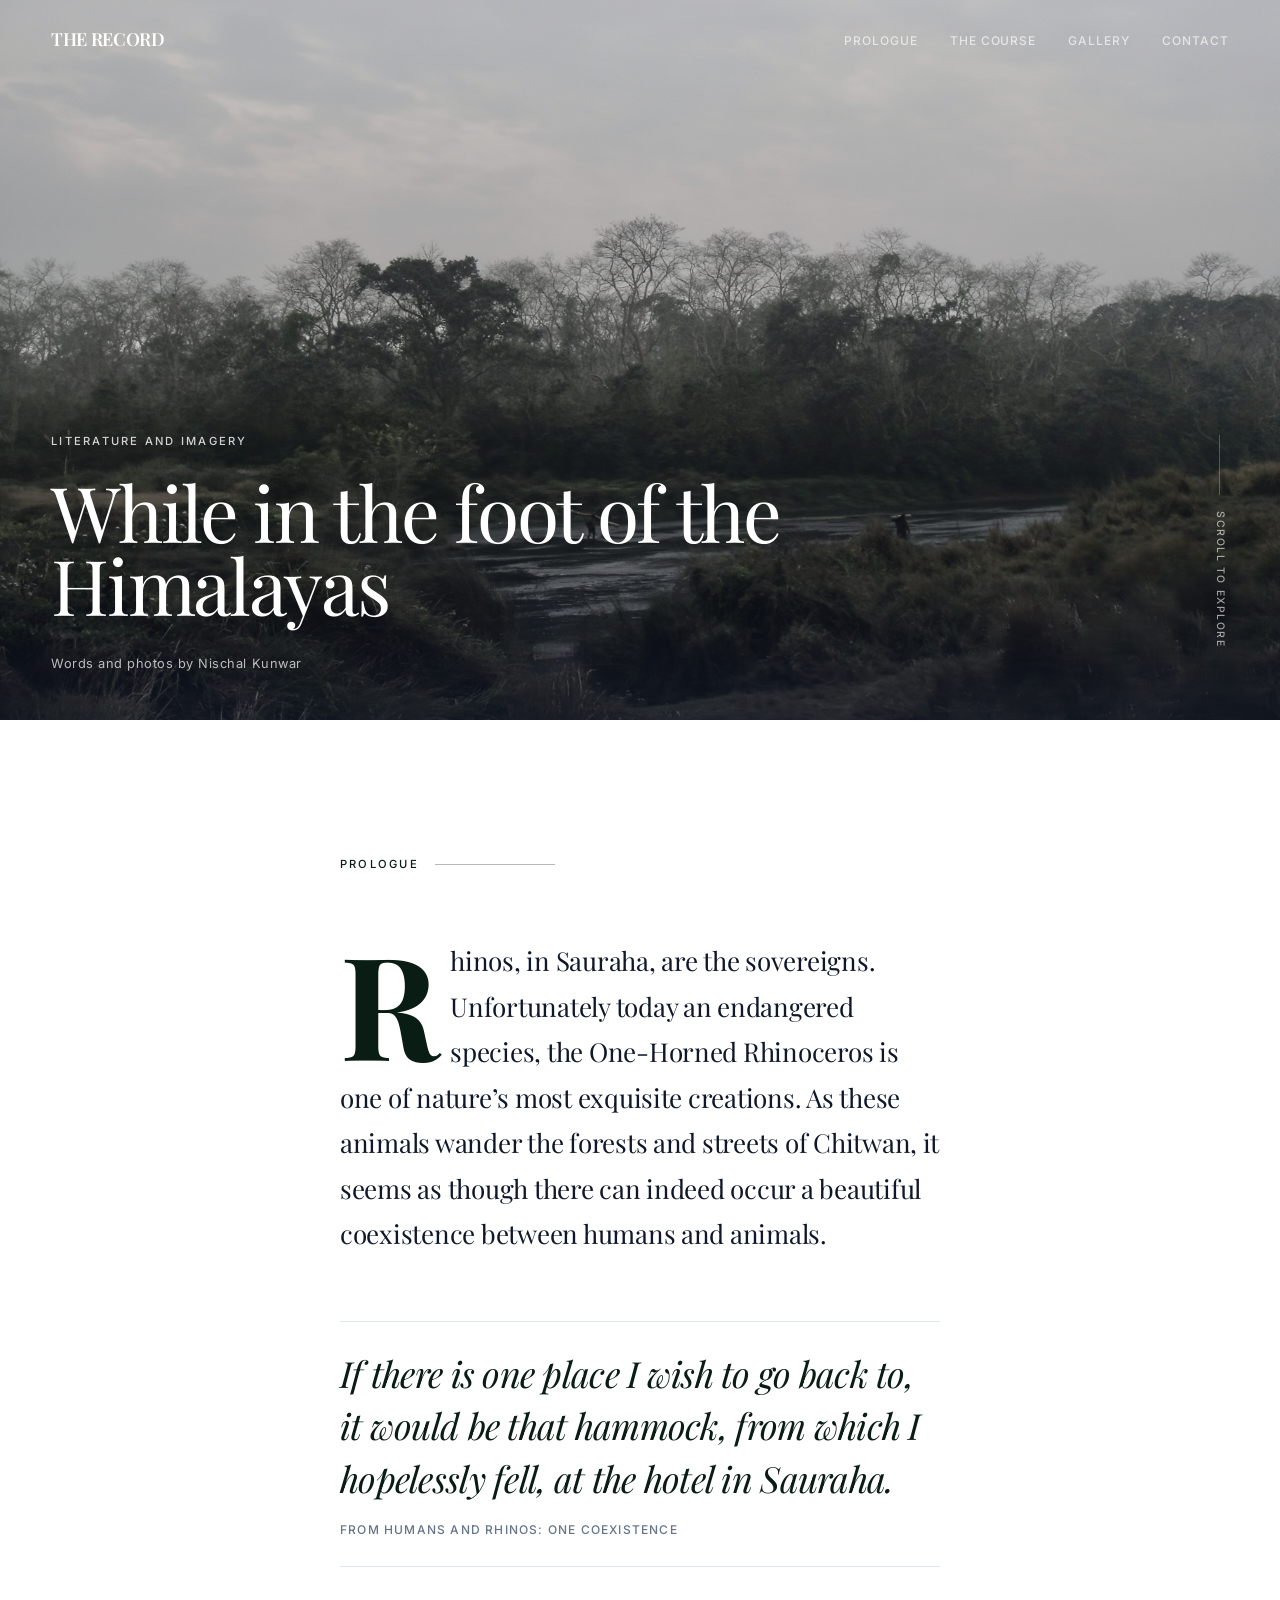
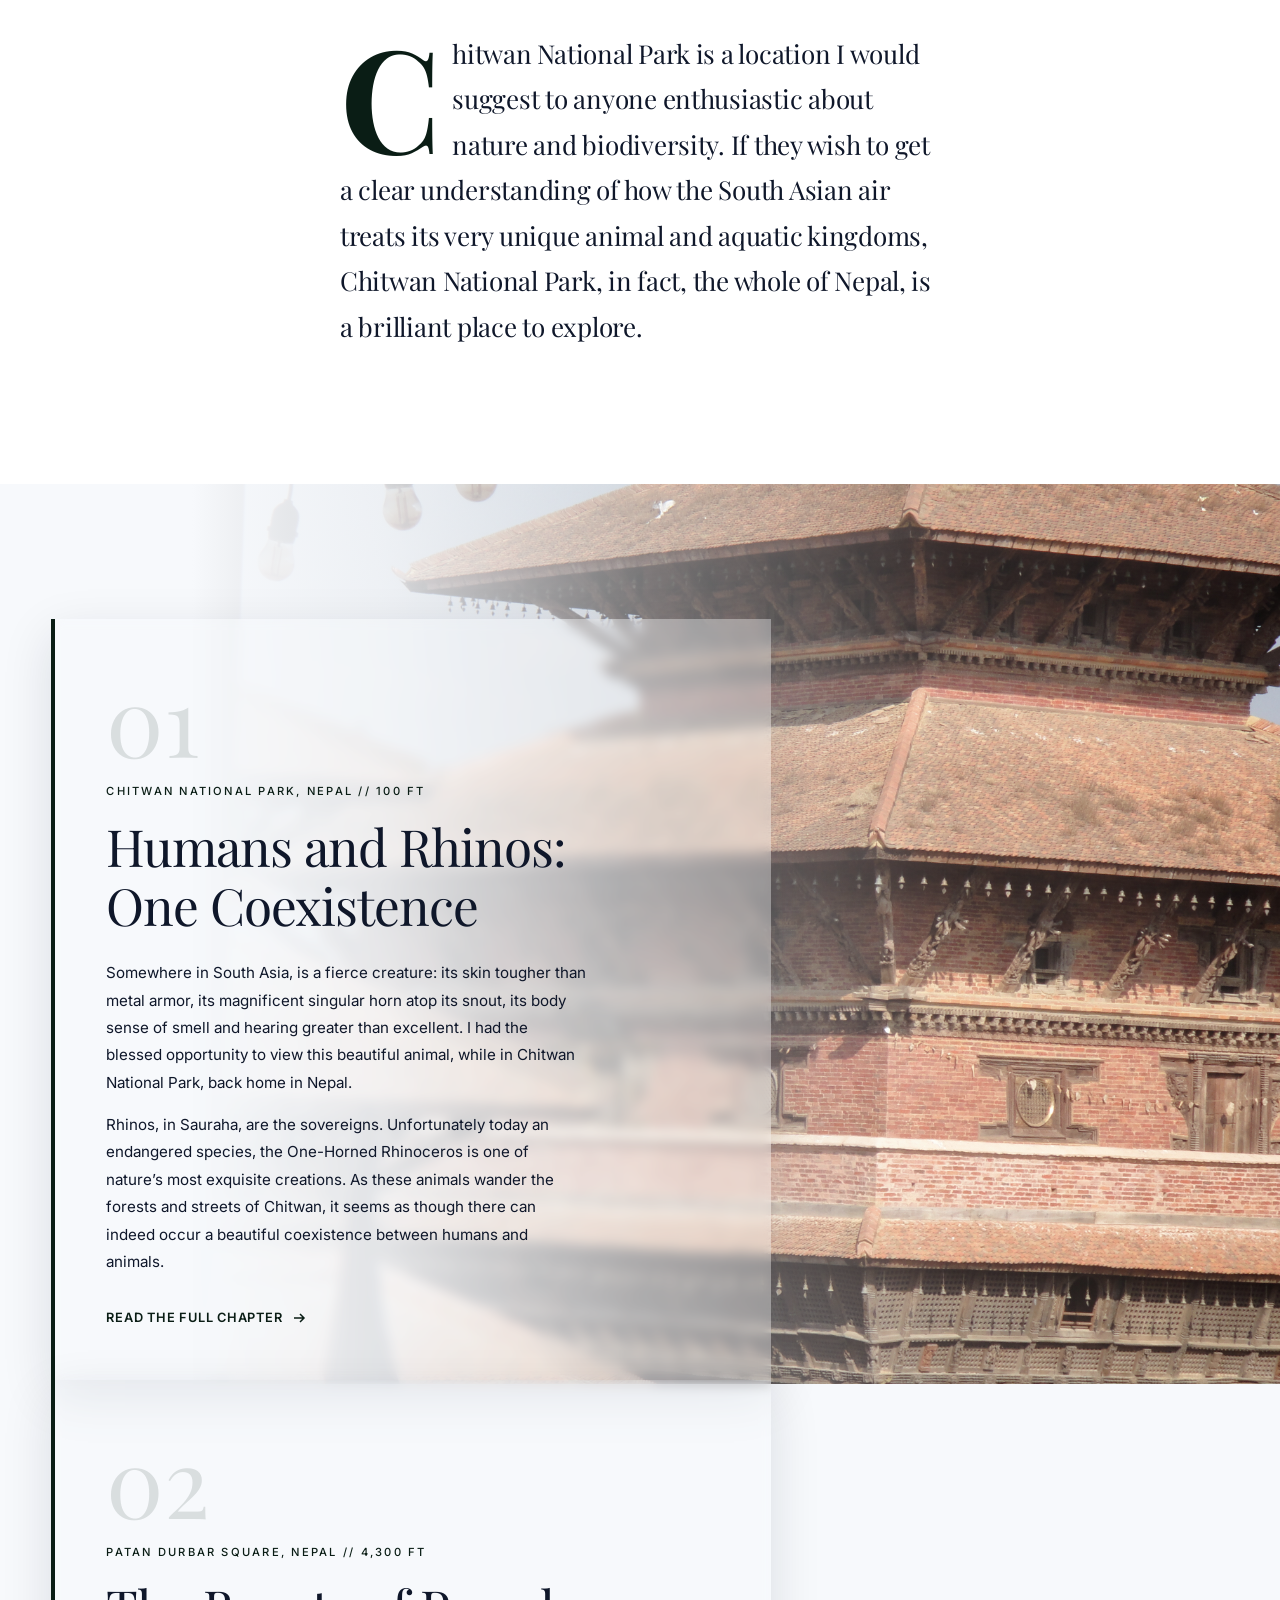
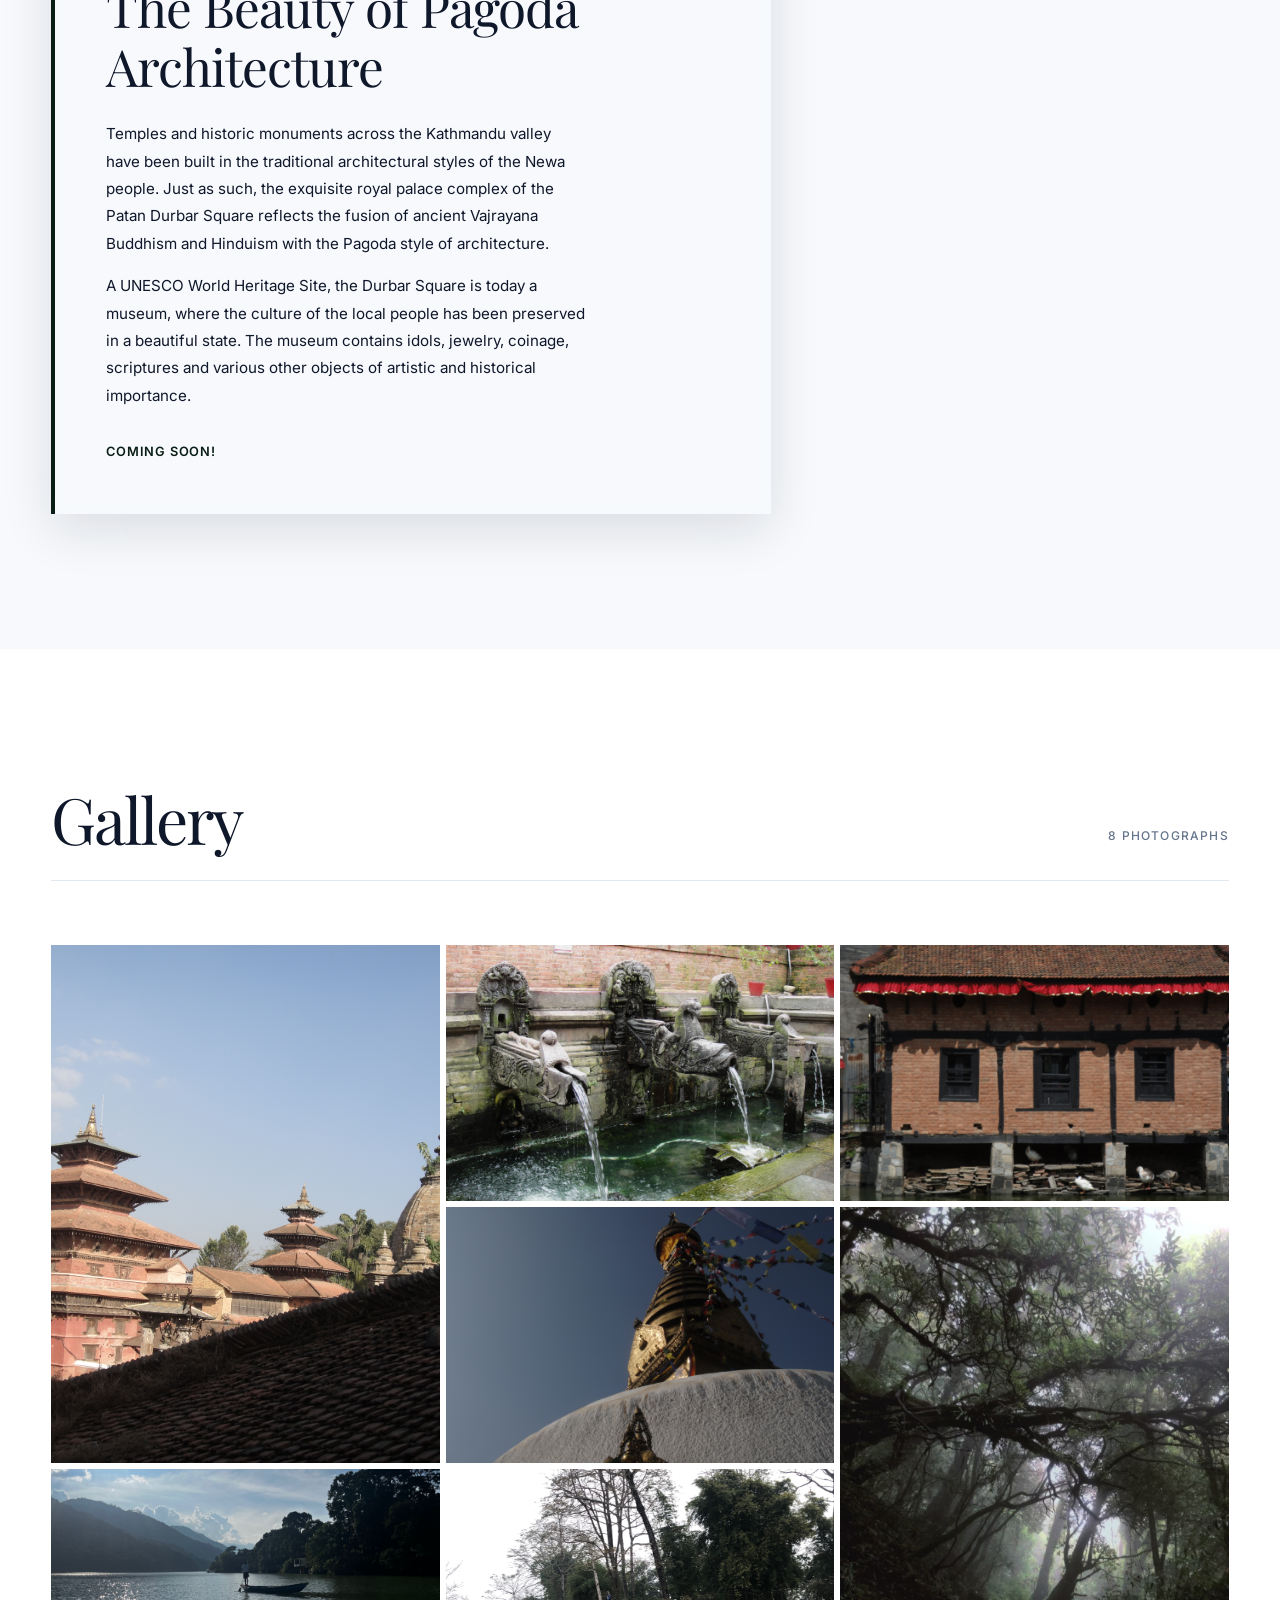
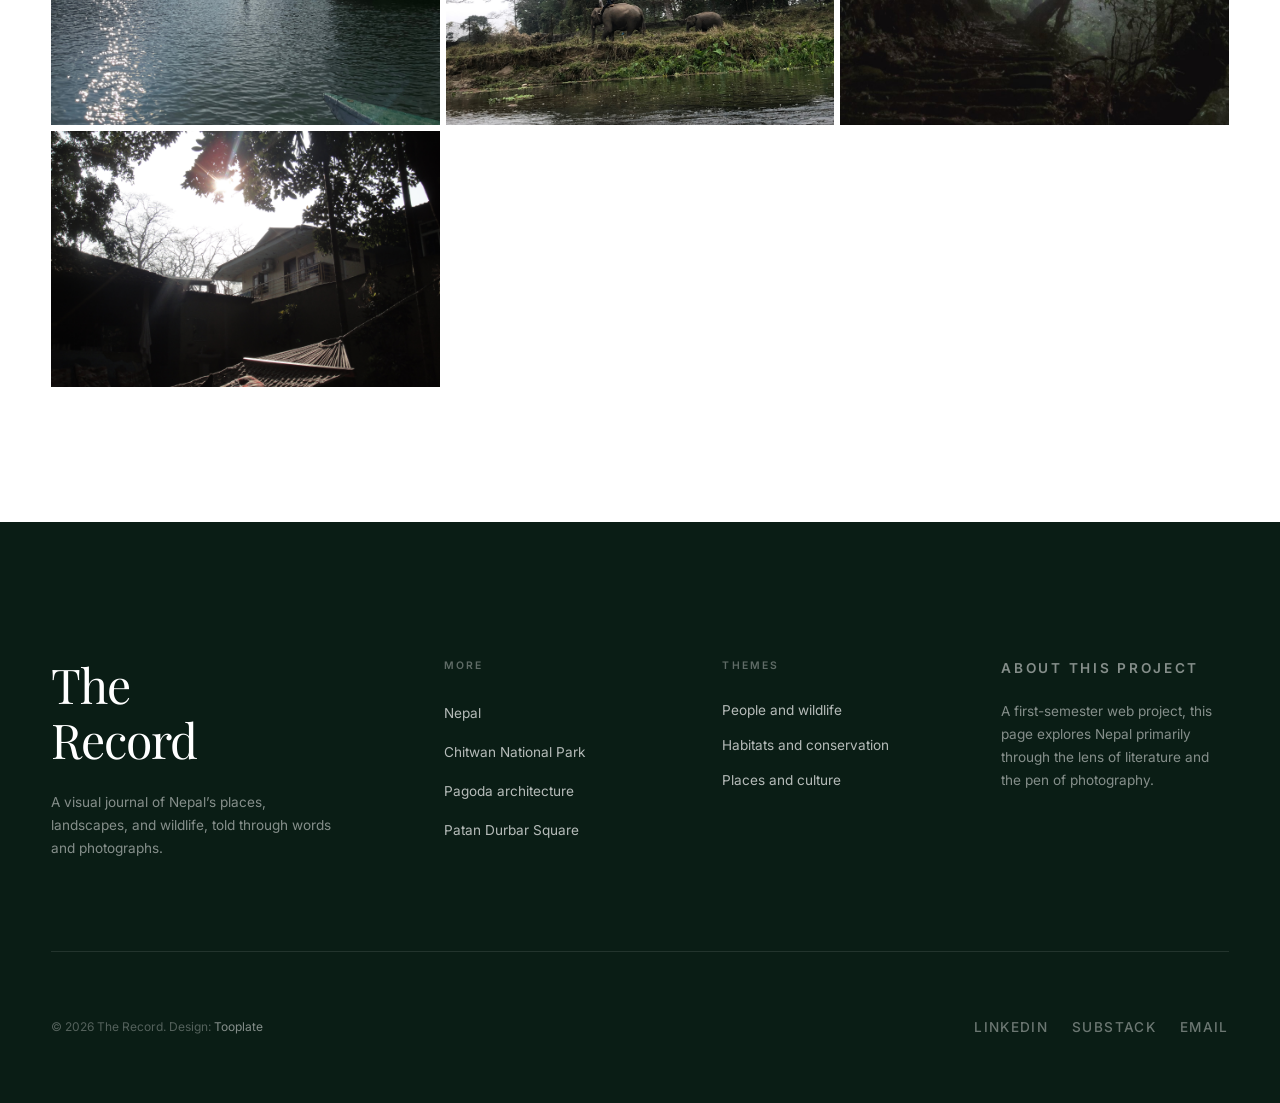
<file: index.html>
<!DOCTYPE html>
<html lang="en">
<head>
    <meta charset="UTF-8">
    <meta name="viewport" content="width=device-width, initial-scale=1.0">
    <title>Home - The Record</title>
    <link rel="icon" type="image/svg+xml" href="imgs/favicon.svg">
    <!--

    Tooplate 2164 Compass
    
    https://www.tooplate.com/view/2164-compass
    
    Free HTML CSS Template

    -->
    <link rel="preconnect" href="https://fonts.googleapis.com">
    <link rel="preconnect" href="https://fonts.gstatic.com" crossorigin>
    <link href="https://fonts.googleapis.com/css2?family=Inter:wght@300;400;500;600&family=Playfair+Display:ital,wght@0,400;0,500;0,600;0,700;1,400;1,500&display=swap" rel="stylesheet">
    <link rel="stylesheet" href="design.css">
</head>
<body>

    <!-- NAVIGATION -->
    <nav class="nav-bar">
        <a href="#" class="nav-logo">The Record</a>
        <button class="nav-toggle" aria-label="Toggle navigation">
            <span></span><span></span><span></span>
        </button>
        <ul class="nav-links nav-links--desktop">
            <li><a href="#prologue">Prologue</a></li>
            <li><a href="#route">The Course</a></li>
            <li><a href="#gallery">Gallery</a></li>
            <li><a href="#contact">Contact</a></li>
        </ul>
    </nav>

    <!-- MOBILE DRAWER (outside nav-bar to avoid backdrop-filter containing block) -->
    <ul class="nav-links nav-links--mobile">
        <li class="nav-close-wrap"><button class="nav-close" aria-label="Close menu">&times;</button></li>
        <li><a href="#prologue">Prologue</a></li>
        <li><a href="#route">The Course</a></li>
        <li><a href="#gallery">Gallery</a></li>
        <li><a href="#contact">Contact</a></li>
    </ul>

    <!-- SECTION 1 — HERO -->
    <section class="hero hero--cover">
        <div class="hero-image">
            <img src="imgs/chitwan8.jpeg" alt="Chitwan landscape" loading="eager">
        </div>
        <div class="hero-content">
            <p class="hero-issue">literature and imagery</p>
            <h1 class="hero-title">While in the foot of the Himalayas</h1>
            <div class="hero-meta">
                <span>Words and photos by Nischal Kunwar</span>
            </div>
        </div>
        <div class="hero-scroll">Scroll to explore</div>
    </section>

    <!-- SECTION 2 — PROLOGUE -->
    <section class="prologue" id="prologue">
        <div class="prologue-inner">
            <p class="prologue-label reveal">Prologue</p>
            <p class="prologue-text reveal">
                Rhinos, in Sauraha, are the sovereigns. Unfortunately today an endangered species, the One-Horned Rhinoceros is one of nature’s most exquisite creations. As these animals wander the forests and streets of Chitwan, it seems as though there can indeed occur a beautiful coexistence between humans and animals.
            </p>

            <div class="prologue-pullquote reveal">
                <p>If there is one place I wish to go back to, it would be that hammock, from which I hopelessly fell, at the hotel in Sauraha.</p>
                <cite>FROM HUMANS AND RHINOS: ONE COEXISTENCE</cite>
            </div>

            <p class="prologue-text reveal">
                Chitwan National Park is a location I would suggest to anyone enthusiastic about nature and biodiversity. If they wish to get a clear understanding of how the South Asian air treats its very unique animal and aquatic kingdoms, Chitwan National Park, in fact, the whole of Nepal, is a brilliant place to explore.
            </p>
        </div>
    </section>

    <!-- SECTION 3 — THE ROUTE -->
    <section class="route" id="route">
        <div class="route-bg">
            <img src="imgs/chitwan7.JPG" alt="Chitwan National Park landscape" class="active" data-slide="0">
            <img src="imgs/patan1.JPG" alt="Patan Durbar Square" data-slide="1">
        </div>

        <div class="route-chapters">

            <article class="chapter reveal" data-chapter="0">
                <div class="chapter-number">01</div>
                <p class="chapter-location">Chitwan National Park, Nepal // 100 ft</p>
                <h2 class="chapter-title">Humans and Rhinos: One Coexistence</h2>
                <p class="chapter-body">
                    Somewhere in South Asia, is a fierce creature: its skin tougher than metal armor, its magnificent singular horn atop its snout, its body sense of smell and hearing greater than excellent. I had the blessed opportunity to view this beautiful animal, while in Chitwan National Park, back home in Nepal.
                </p>
                <p class="chapter-body">
                    Rhinos, in Sauraha, are the sovereigns. Unfortunately today an endangered species, the One-Horned Rhinoceros is one of nature’s most exquisite creations. As these animals wander the forests and streets of Chitwan, it seems as though there can indeed occur a beautiful coexistence between humans and animals.
                </p>
                <a href="chitwan.html" class="chapter-link">
                    Read the full chapter
                    <svg viewBox="0 0 16 16" fill="none" stroke="currentColor" stroke-width="1.5"><path d="M3 8h10M9 4l4 4-4 4"/></svg>
                </a>
            </article>

            <article class="chapter reveal" data-chapter="1">
                <div class="chapter-number">02</div>
                <p class="chapter-location">Patan Durbar Square, Nepal // 4,300 ft</p>
                <h2 class="chapter-title">The Beauty of Pagoda Architecture</h2>
                <p class="chapter-body">
                    Temples and historic monuments across the Kathmandu valley have been built in the traditional architectural styles of the Newa people. Just as such, the exquisite royal palace complex of the Patan Durbar Square reflects the fusion of ancient Vajrayana Buddhism and Hinduism with the Pagoda style of architecture.
                </p>
                <p class="chapter-body">
                    A UNESCO World Heritage Site, the Durbar Square is today a museum, where the culture of the local people has been preserved in a beautiful state. The museum contains idols, jewelry, coinage, scriptures and various other objects of artistic and historical importance.
                </p>
                <span class="chapter-link chapter-link--static">COMING SOON!</span>
            </article>

        </div>

    </section>

    <!-- SECTION 4 — THE GALLERY -->
    <section class="gallery" id="gallery">
        <div class="gallery-header reveal">
            <h2 class="gallery-title">Gallery</h2>
            <span class="gallery-count">8 Photographs</span>
        </div>
        <div class="gallery-grid">
            <div class="gallery-item tall reveal">
                <button class="gallery-preview" type="button" aria-label="Open full-size image: Patan Durbar Square, 2026">
                    <img src="imgs/patan2.JPG" alt="Patan Durbar Square, 2026" loading="lazy">
                </button>
                <div class="gallery-caption">
                    <p class="gallery-caption-title">Patan Durbar Square, 2026</p>
                </div>
            </div>
            <div class="gallery-item reveal">
                <button class="gallery-preview" type="button" aria-label="Open full-size image: Ancient water sprout, Patan">
                    <img src="imgs/patan3.JPG" alt="Ancient water sprout, Patan" loading="lazy">
                </button>
                <div class="gallery-caption">
                    <p class="gallery-caption-title">Ancient water sprout, Patan</p>
                </div>
            </div>
            <div class="gallery-item reveal">
                <button class="gallery-preview" type="button" aria-label="Open full-size image: Birds under a traditional house over a pond, Patan">
                    <img src="imgs/patan4.JPG" alt="Birds under a traditional house over a pond, Patan" loading="lazy">
                </button>
                <div class="gallery-caption">
                    <p class="gallery-caption-title">Birds under a traditional house over a pond, Patan</p>
                </div>
            </div>
            <div class="gallery-item reveal">
                <button class="gallery-preview" type="button" aria-label="Open full-size image: Swoyambhunath Stupa, Kathmandu">
                    <img src="imgs/patan5.JPG" alt="Swoyambhunath Stupa, Kathmandu" loading="lazy">
                </button>
                <div class="gallery-caption">
                    <p class="gallery-caption-title">Swoyambhunath Stupa, Kathmandu</p>
                </div>
            </div>
            <div class="gallery-item tall reveal">
                <button class="gallery-preview" type="button" aria-label="Open full-size image: Shivapuri National Park, Kathmandu">
                    <img src="imgs/patan7.jpeg" alt="Shivapuri National Park, Kathmandu" loading="lazy">
                </button>
                <div class="gallery-caption">
                    <p class="gallery-caption-title">Shivapuri National Park, Kathmandu</p>
                </div>
            </div>
            <div class="gallery-item reveal">
                <button class="gallery-preview" type="button" aria-label="Open full-size image: Phewa Lake, Pokhara">
                    <img src="imgs/patan6.jpeg" alt="Phewa Lake, Pokhara" loading="lazy">
                </button>
                <div class="gallery-caption">
                    <p class="gallery-caption-title">Phewa Lake, Pokhara</p>
                </div>
            </div>
            <div class="gallery-item reveal">
                <button class="gallery-preview" type="button" aria-label="Open full-size image: Elephants, Chitwan National Park">
                    <img src="imgs/chitwan10.jpeg" alt="Elephants, Chitwan National Park" loading="lazy">
                </button>
                <div class="gallery-caption">
                    <p class="gallery-caption-title">Elephants, Chitwan National Park</p>
                </div>
            </div>
            <div class="gallery-item reveal">
                <button class="gallery-preview" type="button" aria-label="Open full-size image: Hammock in the hotel, Chitwan">
                    <img src="imgs/chitwan2.JPG" alt="Hammock in the hotel, Chitwan" loading="lazy">
                </button>
                <div class="gallery-caption">
                    <p class="gallery-caption-title">Hammock in the hotel, Chitwan</p>
                </div>
            </div>
        </div>
    </section>

    <dialog class="image-lightbox" aria-label="Full-size gallery image">
        <button class="image-lightbox-close" type="button" aria-label="Close image">&times;</button>
        <button class="image-lightbox-nav image-lightbox-prev" type="button" aria-label="Previous image">&lsaquo;</button>
        <img class="image-lightbox-image" alt="">
        <p class="image-lightbox-caption"></p>
        <button class="image-lightbox-nav image-lightbox-next" type="button" aria-label="Next image">&rsaquo;</button>
    </dialog>

    <!-- SECTION 5 — FOOTER -->
    <footer class="site-footer" id="contact">
        <div class="footer-top">
            <div class="footer-brand">
                <h3 class="footer-brand-title">The<br>Record</h3>
                <p class="footer-brand-desc">A visual journal of Nepal’s places, landscapes, and wildlife, told through words and photographs.</p>
            </div>
            <div class="footer-col">
                <p class="footer-col-title">More</p>
                <ul>
                    <li><a href="https://www.britannica.com/place/Nepal" target="_blank" rel="noopener noreferrer">Nepal</a></li>
                    <li><a href="https://en.wikipedia.org/wiki/Chitwan_National_Park" target="_blank" rel="noopener noreferrer">Chitwan National Park</a></li>
                    <li><a href="https://en.wikipedia.org/wiki/Pagoda" target="_blank" rel="noopener noreferrer">Pagoda architecture</a></li>
                    <li><a href="https://en.wikipedia.org/wiki/Patan_Durbar_Square" target="_blank" rel="noopener noreferrer">Patan Durbar Square</a></li>
                </ul>
            </div>
            <div class="footer-col footer-themes">
                <p class="footer-col-title">Themes</p>
                <ul>
                    <li>People and wildlife</li>
                    <li>Habitats and conservation</li>
                    <li>Places and culture</li>
                </ul>
            </div>
            <div class="footer-col footer-about">
                <p class="footer-col-title">About this project</p>
                <p>A first-semester web project, this page explores Nepal primarily through the lens of literature and the pen of photography.</p>
            </div>
        </div>
        <div class="footer-bottom">
            <p class="footer-copy">
                &copy; 2026 The Record. Design: <a href="https://www.tooplate.com" target="_blank" rel="nofollow noopener">Tooplate</a>
            </p>
            <div class="footer-social">
                <a class="footer-social-featured" href="https://www.linkedin.com/in/nischalkunwar/" target="_blank" rel="noopener noreferrer">LinkedIn</a>
                <a class="footer-social-featured" href="https://substack.com/@miyan0" target="_blank" rel="noopener noreferrer">Substack</a>
                <a class="footer-social-featured" href="mailto:nischalkunwar008@gmail.com">Email</a>
            </div>
        </div>
    </footer>
    <script src="design.js"></script>
</body>
</html>
</file>
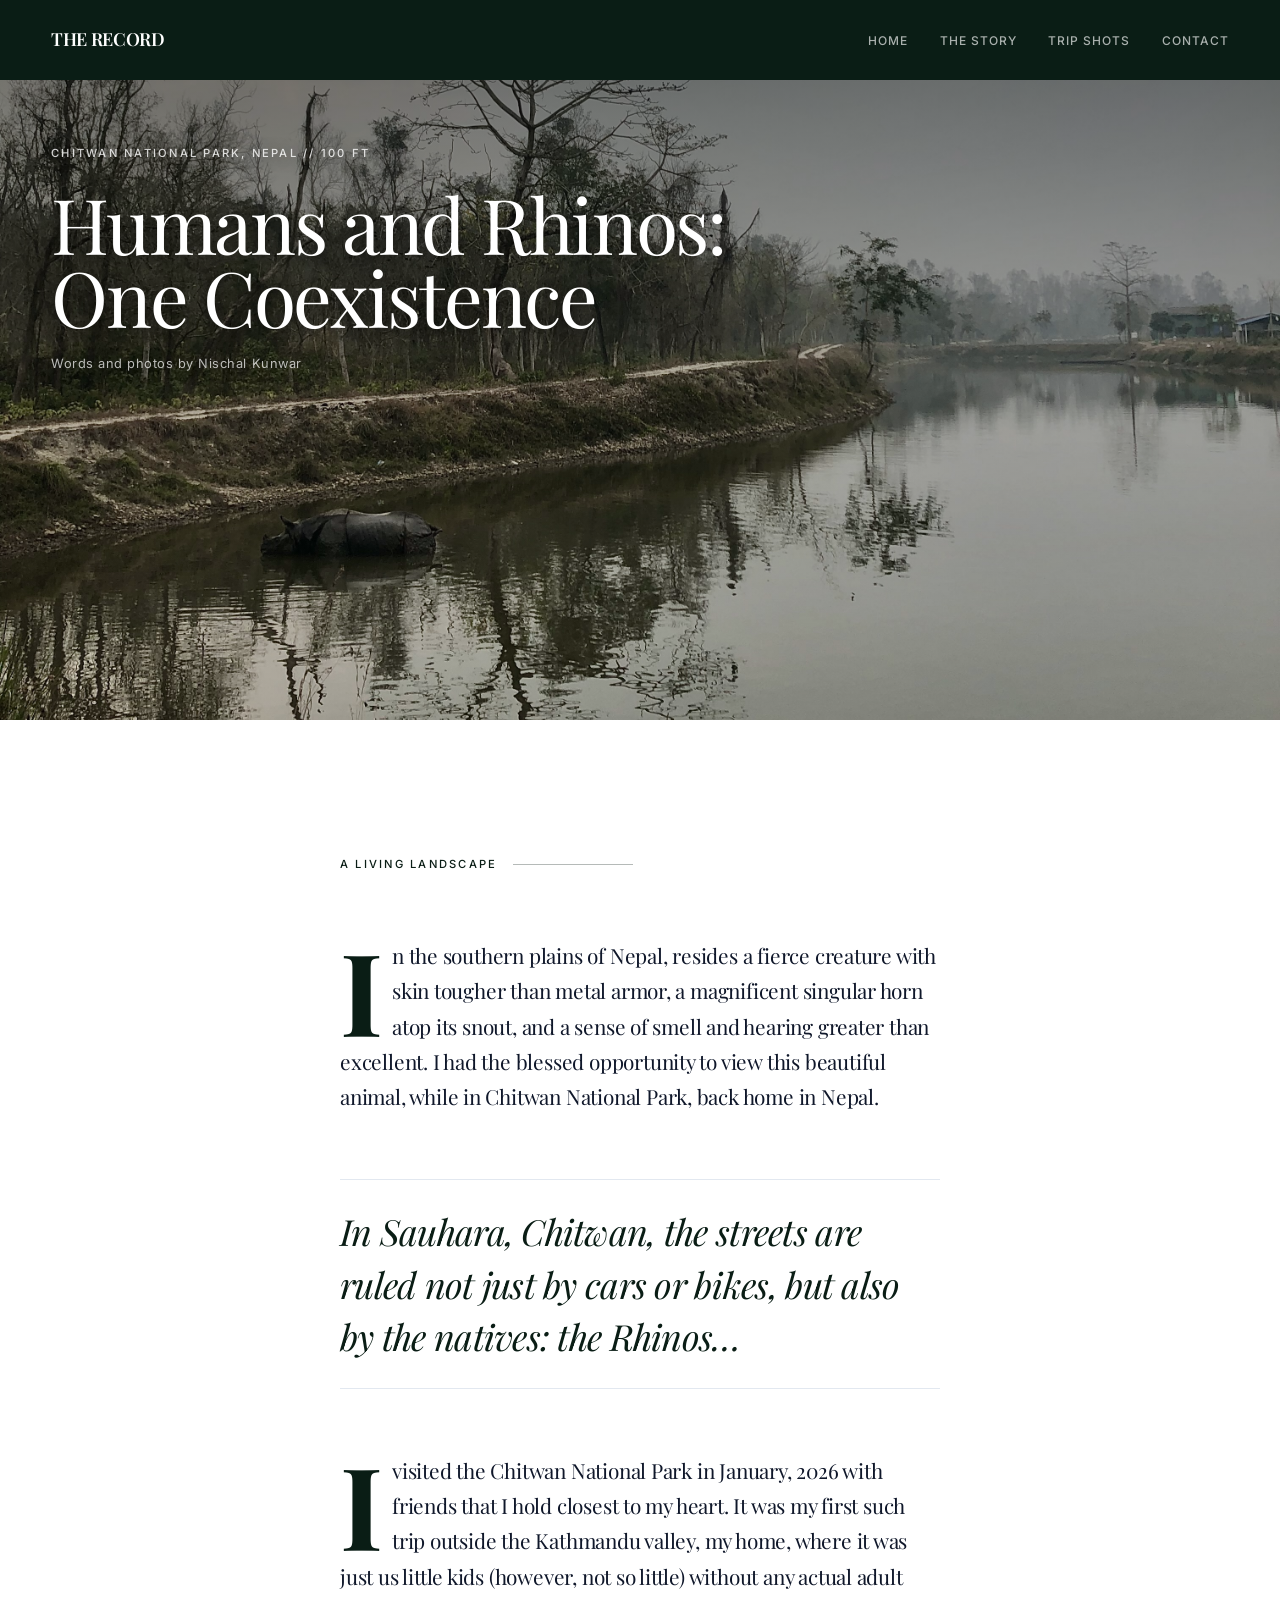
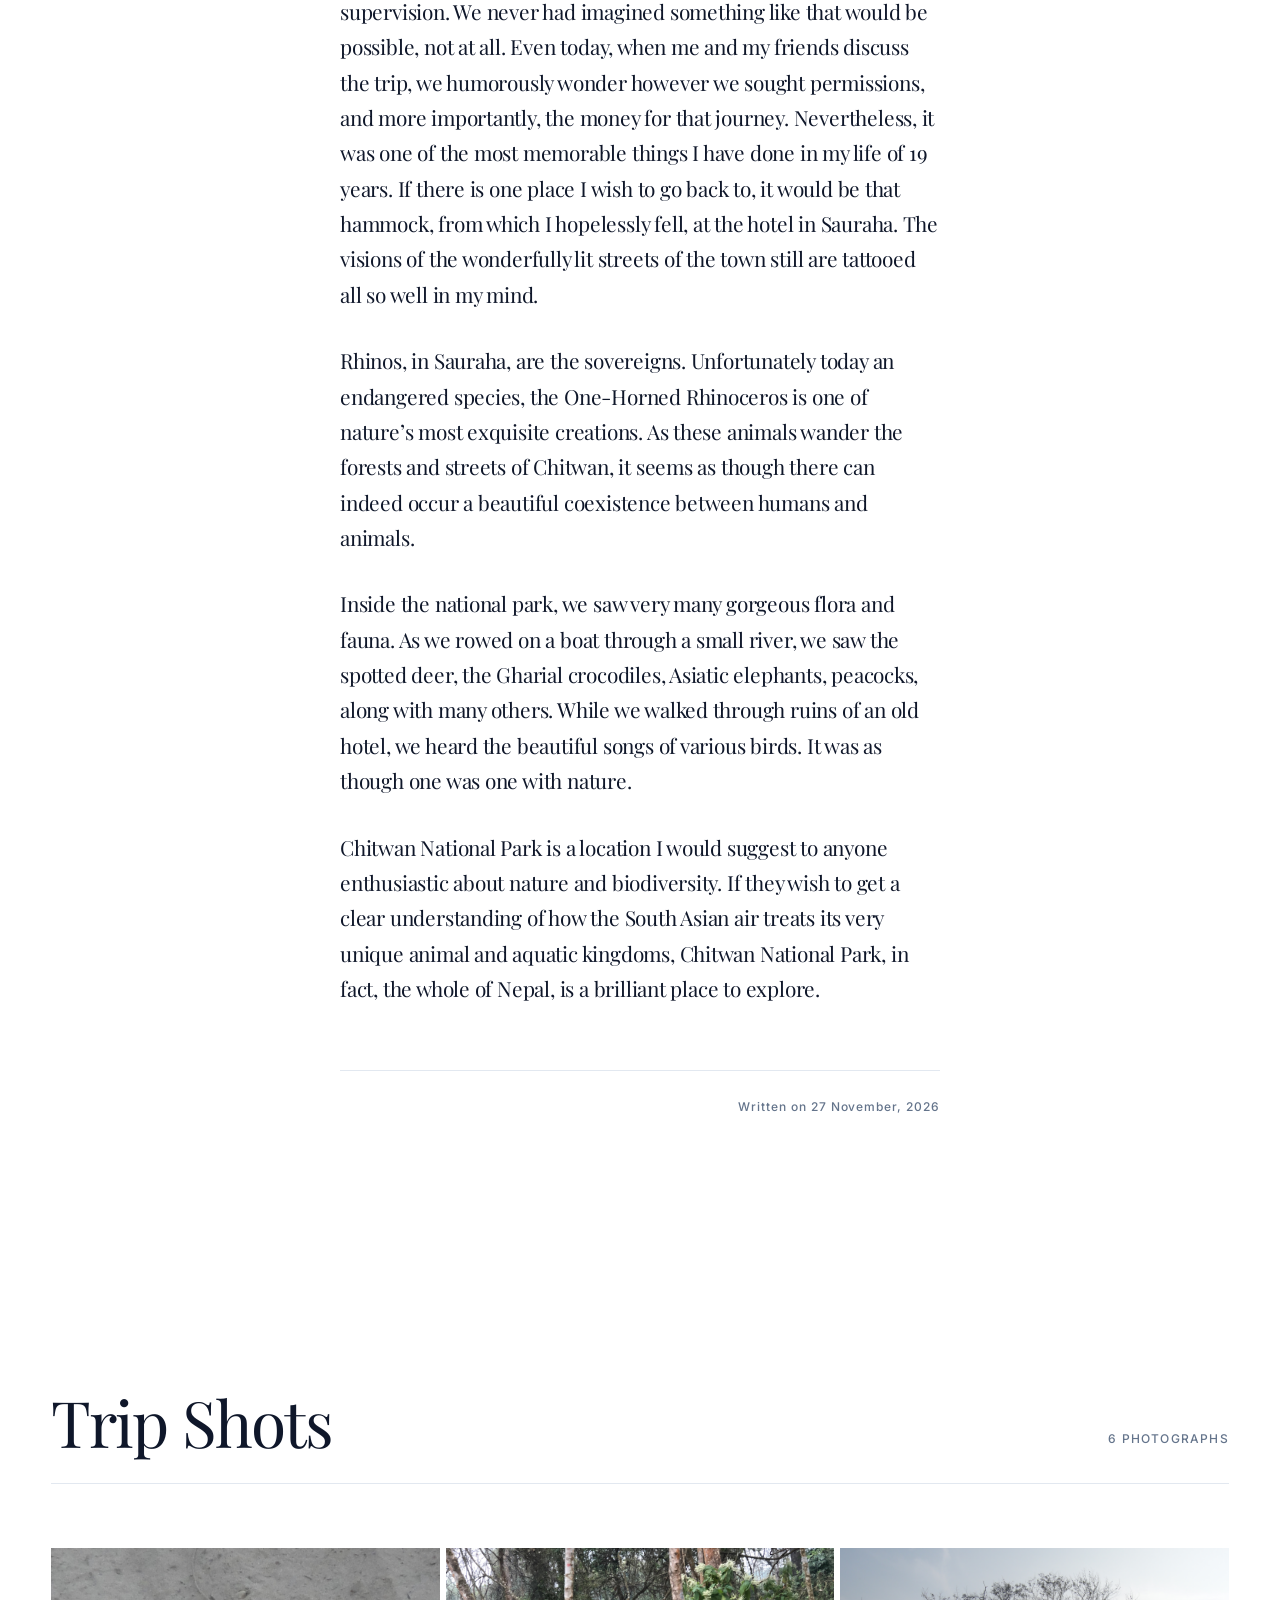
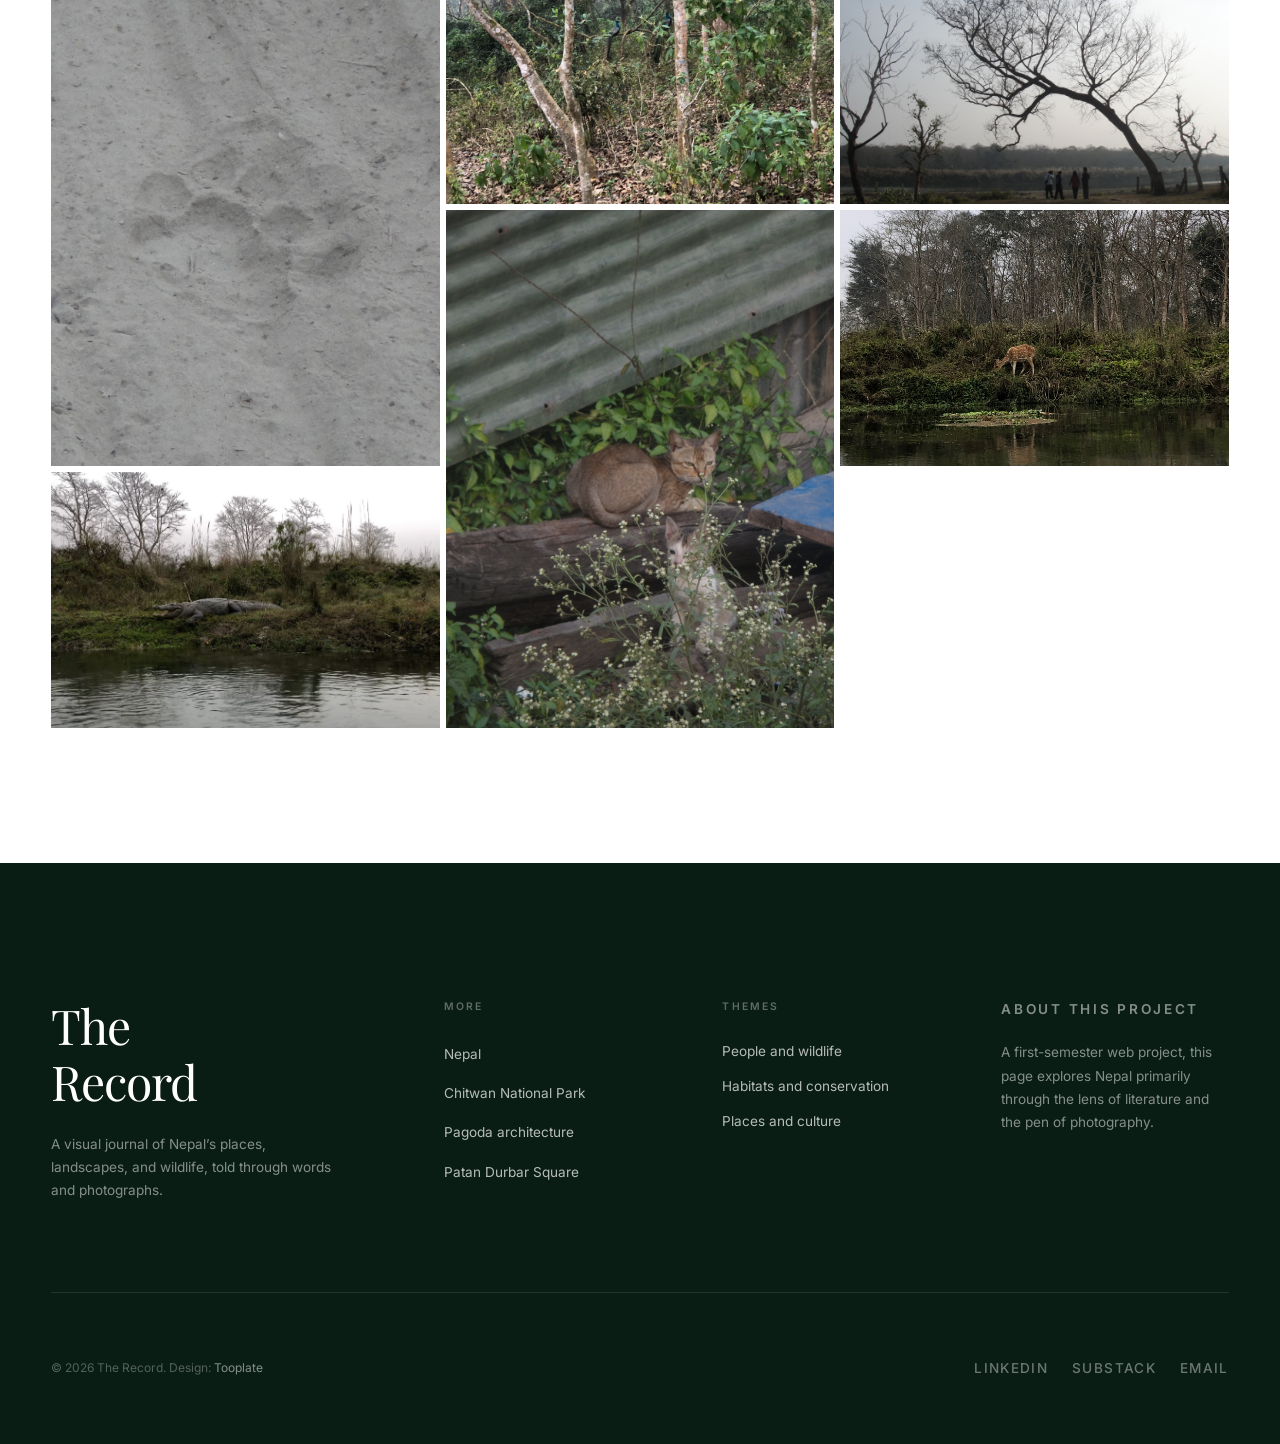
<file: chitwan.html>
<!DOCTYPE html>
<html lang="en">
<head>
    <meta charset="UTF-8">
    <meta name="viewport" content="width=device-width, initial-scale=1.0">
    <title>Chitwan National Park — The Record</title>
    <link rel="icon" type="image/svg+xml" href="imgs/favicon.svg">
    <link rel="preconnect" href="https://fonts.googleapis.com">
    <link rel="preconnect" href="https://fonts.gstatic.com" crossorigin>
    <link href="https://fonts.googleapis.com/css2?family=Inter:wght@300;400;500;600&family=Playfair+Display:ital,wght@0,400;0,500;0,600;0,700;1,400;1,500&display=swap" rel="stylesheet">
    <link rel="stylesheet" href="design.css">
</head>
<body class="chitwan-page">
    <nav class="nav-bar">
        <a href="index.html" class="nav-logo">The Record</a>
        <button class="nav-toggle" aria-label="Toggle navigation">
            <span></span><span></span><span></span>
        </button>
        <ul class="nav-links nav-links--desktop">
            <li><a href="index.html">Home</a></li>
            <li><a href="#story">The story</a></li>
            <li><a href="#field-notes">Trip Shots</a></li>
            <li><a href="#contact">Contact</a></li>
        </ul>
    </nav>

    <ul class="nav-links nav-links--mobile">
        <li class="nav-close-wrap"><button class="nav-close" aria-label="Close menu">&times;</button></li>
        <li><a href="index.html">Home</a></li>
        <li><a href="#story">The story</a></li>
        <li><a href="#field-notes">Trip Shots</a></li>
        <li><a href="#contact">Contact</a></li>
    </ul>

    <main>
        <section class="hero hero--cover chitwan-hero" aria-label="Chitwan National Park">
            <div class="hero-image">
                <img src="imgs/chitwan12.jpeg" alt="A rhinoceros in the waters of Chitwan National Park" loading="eager">
            </div>
            <div class="hero-content">
                <p class="hero-issue">Chitwan National Park, Nepal // 100 FT</p>
                <h1 class="hero-title">Humans and Rhinos: One Coexistence</h1>
                <div class="hero-meta">
                    <span>Words and photos by Nischal Kunwar</span>
                </div>
            </div>
        </section>

        <section class="prologue chitwan-article" id="story">
            <div class="prologue-inner">
                <p class="prologue-label reveal">A living landscape</p>
                <p class="prologue-text reveal">
                    In the southern plains of Nepal, resides a fierce creature with skin tougher than metal armor, a magnificent singular horn atop its snout, and a sense of smell and hearing greater than excellent. I had the blessed opportunity to view this beautiful animal, while in Chitwan National Park, back home in Nepal.
                </p>

                <div class="prologue-pullquote reveal">
                    <p>In Sauhara, Chitwan, the streets are ruled not just by cars or bikes, but also by the natives: the Rhinos…</p>
                </div>

                <p class="prologue-text reveal">
                    <strong>I</strong> visited the Chitwan National Park in January, 2026 with friends that I hold closest to my heart. It was my first such trip outside the Kathmandu valley, my home, where it was just us little kids (however, not so little) without any actual adult supervision. We never had imagined something like that would be possible, not at all. Even today, when me and my friends discuss the trip, we humorously wonder however we sought permissions, and more importantly, the money for that journey. Nevertheless, it was one of the most memorable things I have done in my life of 19 years. If there is one place I wish to go back to, it would be that hammock, from which I hopelessly fell, at the hotel in Sauraha. The visions of the wonderfully lit streets of the town still are tattooed all so well in my mind.
                </p>

                <p class="prologue-text reveal">
                    Rhinos, in Sauraha, are the sovereigns. Unfortunately today an endangered species, the One-Horned Rhinoceros is one of nature’s most exquisite creations. As these animals wander the forests and streets of Chitwan, it seems as though there can indeed occur a beautiful coexistence between humans and animals.
                </p>

                <p class="prologue-text reveal">
                    Inside the national park, we saw very many gorgeous flora and fauna. As we rowed on a boat through a small river, we saw the spotted deer, the Gharial crocodiles, Asiatic elephants, peacocks, along with many others. While we walked through ruins of an old hotel, we heard the beautiful songs of various birds. It was as though one was one with nature.
                </p>

                <p class="prologue-text reveal">
                    Chitwan National Park is a location I would suggest to anyone enthusiastic about nature and biodiversity. If they wish to get a clear understanding of how the South Asian air treats its very unique animal and aquatic kingdoms, Chitwan National Park, in fact, the whole of Nepal, is a brilliant place to explore.
                </p>
                <p class="article-date">Written on 27 November, 2026</p>
            </div>
        </section>

        <section class="gallery" id="field-notes">
            <div class="gallery-header reveal">
                <h2 class="gallery-title">Trip Shots</h2>
                <span class="gallery-count">6 Photographs</span>
            </div>
            <div class="gallery-grid">
                <div class="gallery-item tall reveal">
                    <button class="gallery-preview" type="button" aria-label="Open full-size image: Bengal tiger paw print">
                        <img src="imgs/chitwan6.JPG" alt="Bengal tiger paw print" loading="lazy">
                    </button>
                    <div class="gallery-caption">
                        <p class="gallery-caption-title">Bengal tiger paw print</p>
                    </div>
                </div>
                <div class="gallery-item reveal">
                    <button class="gallery-preview" type="button" aria-label="Open full-size image: Peacock in camouflage">
                        <img src="imgs/chitwan9.jpeg" alt="Peacock in camouflage" loading="lazy">
                    </button>
                    <div class="gallery-caption">
                        <p class="gallery-caption-title">Peacock in camouflage</p>
                    </div>
                </div>
                <div class="gallery-item reveal">
                    <button class="gallery-preview" type="button" aria-label="Open full-size image: Beside the Narayani river">
                        <img src="imgs/chitwan5.JPG" alt="Beside the Narayani river" loading="lazy">
                    </button>
                    <div class="gallery-caption">
                        <p class="gallery-caption-title">Beside the Narayani river</p>
                    </div>
                </div>
                <div class="gallery-item tall reveal">
                    <button class="gallery-preview" type="button" aria-label="Open full-size image: Stray cats">
                        <img src="imgs/chitwan3.JPG" alt="Stray cats" loading="lazy">
                    </button>
                    <div class="gallery-caption">
                        <p class="gallery-caption-title">Stray cats</p>
                    </div>
                </div>
                <div class="gallery-item reveal">
                    <button class="gallery-preview" type="button" aria-label="Open full-size image: Grazing deer">
                        <img src="imgs/chitwan13.jpeg" alt="Grazing deer" loading="lazy">
                    </button>
                    <div class="gallery-caption">
                        <p class="gallery-caption-title">Grazing deer</p>
                    </div>
                </div>
                <div class="gallery-item reveal">
                    <button class="gallery-preview" type="button" aria-label="Open full-size image: Relaxing crocodile">
                        <img src="imgs/chitwan14.jpeg" alt="Relaxing crocodile" loading="lazy">
                    </button>
                    <div class="gallery-caption">
                        <p class="gallery-caption-title">Relaxing crocodile</p>
                    </div>
                </div>
            </div>
        </section>
    </main>

    <dialog class="image-lightbox" aria-label="Full-size gallery image">
        <button class="image-lightbox-close" type="button" aria-label="Close image">&times;</button>
        <button class="image-lightbox-nav image-lightbox-prev" type="button" aria-label="Previous image">&lsaquo;</button>
        <img class="image-lightbox-image" alt="">
        <p class="image-lightbox-caption"></p>
        <button class="image-lightbox-nav image-lightbox-next" type="button" aria-label="Next image">&rsaquo;</button>
    </dialog>

    <footer class="site-footer" id="contact">
        <div class="footer-top">
            <div class="footer-brand">
                <h3 class="footer-brand-title">The<br>Record</h3>
                <p class="footer-brand-desc">A visual journal of Nepal’s places, landscapes, and wildlife, told through words and photographs.</p>
            </div>
            <div class="footer-col">
                <p class="footer-col-title">More</p>
                <ul>
                    <li><a href="https://www.britannica.com/place/Nepal" target="_blank" rel="noopener noreferrer">Nepal</a></li>
                    <li><a href="https://en.wikipedia.org/wiki/Chitwan_National_Park" target="_blank" rel="noopener noreferrer">Chitwan National Park</a></li>
                    <li><a href="https://en.wikipedia.org/wiki/Pagoda" target="_blank" rel="noopener noreferrer">Pagoda architecture</a></li>
                    <li><a href="https://en.wikipedia.org/wiki/Patan_Durbar_Square" target="_blank" rel="noopener noreferrer">Patan Durbar Square</a></li>
                </ul>
            </div>
            <div class="footer-col footer-themes">
                <p class="footer-col-title">Themes</p>
                <ul>
                    <li>People and wildlife</li>
                    <li>Habitats and conservation</li>
                    <li>Places and culture</li>
                </ul>
            </div>
            <div class="footer-col footer-about">
                <p class="footer-col-title">About this project</p>
                <p>A first-semester web project, this page explores Nepal primarily through the lens of literature and the pen of photography.</p>
            </div>
        </div>
        <div class="footer-bottom">
            <p class="footer-copy">
                &copy; 2026 The Record. Design: <a href="https://www.tooplate.com" target="_blank" rel="nofollow noopener">Tooplate</a>
            </p>
            <div class="footer-social">
                <a class="footer-social-featured" href="https://www.linkedin.com/in/nischalkunwar/" target="_blank" rel="noopener noreferrer">LinkedIn</a>
                <a class="footer-social-featured" href="https://substack.com/@miyan0" target="_blank" rel="noopener noreferrer">Substack</a>
                <a class="footer-social-featured" href="mailto:nischalkunwar008@gmail.com">Email</a>
            </div>
        </div>
    </footer>
    <script src="design.js"></script>
</body>
</html>
</file>
<file: design.css>
/*

  Tooplate 2164 Compass
  https://www.tooplate.com/view/2164-compass
  Free HTML CSS Template

*/

/* ================================================
   THE RECORD — Nepal & Forest Green Editorial System
   ================================================ */

*, *::before, *::after {
    margin: 0;
    padding: 0;
    box-sizing: border-box;
}

:root {
    --glacier:  #F7F9FC;
    --snow:     #FFFFFF;
    --slate:    #0F172A;
    --forest:   #0A1D15;
    --forest-light: #0A1D151A;
    --mist:     #E2E8F0;
    --stone:    #64748B;

    --serif:    'Playfair Display', Georgia, serif;
    --sans:     'Inter', system-ui, sans-serif;

    --space-xs:  clamp(0.5rem, 1vw, 1rem);
    --space-sm:  clamp(1rem, 2vw, 2rem);
    --space-md:  clamp(2rem, 5vw, 5rem);
    --space-lg:  clamp(4rem, 10vh, 10rem);
    --space-xl:  clamp(6rem, 15vh, 15rem);

    --gutter:    clamp(1.5rem, 4vw, 4rem);
    --max-w:     1400px;
}

html {
    font-size: 16px;
    scroll-behavior: smooth;
    -webkit-font-smoothing: antialiased;
    -moz-osx-font-smoothing: grayscale;
}

body {
    font-family: var(--sans);
    font-weight: 400;
    line-height: 1.7;
    color: var(--slate);
    background-color: var(--glacier);
}

body.menu-open {
    overflow: hidden;
}

img {
    display: block;
    width: 100%;
    height: 100%;
    object-fit: cover;
}

.chitwan-hero .hero-image img {
    object-position: center 58%;
}

a {
    color: var(--forest);
    text-decoration: none;
    transition: opacity 0.3s ease;
}

a:hover {
    opacity: 0.7;
}

/* ================================================
   NAVIGATION — Minimal top bar
   ================================================ */

.nav-bar {
    position: fixed;
    top: 0;
    left: 0;
    right: 0;
    z-index: 100;
    display: flex;
    align-items: center;
    justify-content: space-between;
    padding: 1.5rem var(--gutter);
    background: transparent;
    backdrop-filter: none;
    border-bottom: 1px solid transparent;
    transition: background 0.5s ease, backdrop-filter 0.5s ease, 
                padding 0.4s ease, border-color 0.5s ease;
}

.chitwan-page .nav-bar {
    background: var(--forest);
}

.nav-bar.scrolled {
    background: rgba(10, 29, 21, 0.92);
    backdrop-filter: blur(16px) saturate(1.4);
    -webkit-backdrop-filter: blur(16px) saturate(1.4);
    padding-top: 1rem;
    padding-bottom: 1rem;
    border-bottom-color: rgba(255, 255, 255, 0.06);
}

.nav-logo {
    font-family: var(--serif);
    font-size: 1.125rem;
    font-weight: 600;
    letter-spacing: -0.02em;
    color: var(--snow);
    text-transform: uppercase;
}

.nav-links {
    list-style: none;
}

.nav-links a {
    font-family: var(--sans);
    font-size: 0.75rem;
    font-weight: 500;
    letter-spacing: 0.08em;
    text-transform: uppercase;
    color: rgba(255, 255, 255, 0.65);
    text-decoration: none;
    transition: color 0.3s ease, letter-spacing 0.3s ease;
}

.nav-links--desktop {
    display: flex;
    gap: 2rem;
}

.nav-links--mobile {
    display: none;
}

.nav-links a:hover {
    color: var(--snow);
    letter-spacing: 0.14em;
    opacity: 1;
}

/* Hamburger */
.nav-toggle {
    display: none;
    flex-direction: column;
    gap: 5px;
    background: none;
    border: none;
    cursor: pointer;
    padding: 4px;
    z-index: 200;
}

.nav-toggle span {
    width: 24px;
    height: 1.5px;
    background: var(--snow);
    transition: transform 0.3s ease, opacity 0.3s ease;
}

.nav-toggle.active span:nth-child(1) {
    transform: rotate(45deg) translateY(4.5px);
}

.nav-toggle.active span:nth-child(2) {
    opacity: 0;
}

.nav-toggle.active span:nth-child(3) {
    transform: rotate(-45deg) translateY(-4.5px);
}

/* ================================================
   SECTION 1 — HERO (The Cover)
   ================================================ */

.hero {
    position: relative;
    height: 100vh;
    width: 100%;
    overflow: hidden;
}

.hero--cover {
    height: min(100svh, 56.25vw);
    min-height: 0;
}

.hero--cover .hero-content {
    bottom: clamp(1.5rem, 5vh, 4rem);
}

.hero--cover .hero-title {
    max-width: 18ch;
    font-size: clamp(2.4rem, 6vw, 6rem);
}

.hero-image {
    position: absolute;
    inset: 0;
}

.hero-image::after {
    content: '';
    position: absolute;
    inset: 0;
    background: linear-gradient(
        0deg,
        rgba(15, 23, 42, 0.65) 0%,
        rgba(15, 23, 42, 0.15) 40%,
        rgba(15, 23, 42, 0.05) 100%
    );
}

.chitwan-hero .hero-image::after {
    background: linear-gradient(
        180deg,
        rgba(3, 10, 7, 0.58) 0%,
        rgba(3, 10, 7, 0.24) 46%,
        rgba(3, 10, 7, 0.04) 100%
    );
}

.chitwan-hero .hero-content {
    top: clamp(7rem, 16vh, 10rem);
    bottom: auto;
    max-width: min(760px, calc(100% - var(--gutter) * 2));
    text-shadow: 0 2px 14px rgba(0, 0, 0, 0.55);
}

.chitwan-hero .hero-title {
    max-width: 16ch;
    font-size: clamp(2.4rem, 6vw, 5.5rem);
    margin-bottom: 1.25rem;
}

.hero-intro {
    max-width: 60ch;
    margin-top: 1.25rem;
    font-family: var(--serif);
    font-size: clamp(1rem, 1.4vw, 1.2rem);
    line-height: 1.55;
    color: rgba(255, 255, 255, 0.94);
}

.hero-content {
    position: absolute;
    bottom: clamp(3rem, 8vh, 8rem);
    left: var(--gutter);
    right: var(--gutter);
    color: var(--snow);
}

.hero-issue {
    font-family: var(--sans);
    font-size: 0.7rem;
    font-weight: 500;
    letter-spacing: 0.2em;
    text-transform: uppercase;
    margin-bottom: 1.5rem;
    opacity: 0.8;
}

.hero-title {
    font-family: var(--serif);
    font-size: clamp(3rem, 8vw, 7.5rem);
    font-weight: 400;
    line-height: 0.95;
    letter-spacing: -0.03em;
    max-width: 14ch;
    margin-bottom: 2rem;
}

.hero-title em {
    font-style: italic;
    font-weight: 400;
}

.hero-meta {
    display: flex;
    align-items: center;
    gap: 2rem;
    font-family: var(--sans);
    font-size: 0.8rem;
    font-weight: 400;
    letter-spacing: 0.04em;
    opacity: 0.7;
}

.hero-meta span {
    display: flex;
    align-items: center;
    gap: 0.5rem;
}

.hero-meta .divider {
    width: 40px;
    height: 1px;
    background: var(--snow);
    opacity: 0.4;
}

.hero-scroll {
    position: absolute;
    bottom: clamp(3rem, 8vh, 8rem);
    right: var(--gutter);
    writing-mode: vertical-rl;
    font-family: var(--sans);
    font-size: 0.65rem;
    font-weight: 500;
    letter-spacing: 0.15em;
    text-transform: uppercase;
    color: var(--snow);
    opacity: 0.6;
    display: flex;
    align-items: center;
    gap: 1rem;
}

.hero-scroll::before {
    content: '';
    width: 1px;
    height: 60px;
    background: var(--snow);
    opacity: 0.4;
    animation: scrollPulse 2s ease-in-out infinite;
}

@keyframes scrollPulse {
    0%, 100% { opacity: 0.2; transform: scaleY(1); }
    50% { opacity: 0.6; transform: scaleY(1); }
}

/* ================================================
   SECTION 2 — PROLOGUE (Typographic Drop)
   ================================================ */

.prologue {
    padding: var(--space-xl) var(--gutter);
    background: var(--snow);
}

.prologue-inner {
    max-width: 60ch;
    margin: 0 auto;
}

.prologue-label {
    font-family: var(--sans);
    font-size: 0.7rem;
    font-weight: 500;
    letter-spacing: 0.2em;
    text-transform: uppercase;
    color: var(--forest);
    margin-bottom: var(--space-md);
    display: flex;
    align-items: center;
    gap: 1rem;
}

.prologue-label::after {
    content: '';
    flex: 1;
    max-width: 120px;
    height: 1px;
    background: var(--forest);
    opacity: 0.3;
}

.prologue-text {
    font-family: var(--serif);
    font-size: clamp(1.25rem, 2.5vw, 1.625rem);
    line-height: 1.75;
    color: var(--slate);
    letter-spacing: -0.01em;
}

.chitwan-article .prologue-text {
    font-size: clamp(1.05rem, 1.8vw, 1.3rem);
    line-height: 1.7;
}

.article-date {
    margin-top: var(--space-md);
    padding-top: var(--space-sm);
    border-top: 1px solid var(--mist);
    font-family: var(--sans);
    font-size: 0.75rem;
    font-weight: 500;
    letter-spacing: 0.08em;
    color: var(--stone);
    text-align: right;
}

.prologue-text::first-letter {
    font-family: var(--serif);
    font-weight: 700;
    float: left;
    font-size: 5.5em;
    line-height: 0.8;
    margin-right: 0.08em;
    margin-top: 0.05em;
    color: var(--forest);
}

.prologue-text + .prologue-text {
    margin-top: 1.5em;
    text-indent: 0;
}

.prologue-text + .prologue-text::first-letter {
    font-size: inherit;
    float: none;
    margin: 0;
    color: inherit;
    font-weight: inherit;
    line-height: inherit;
}

.prologue-pullquote {
    margin: var(--space-md) 0;
    padding: var(--space-sm) 0;
    border-top: 1px solid var(--mist);
    border-bottom: 1px solid var(--mist);
}

.prologue-pullquote p {
    font-family: var(--serif);
    font-style: italic;
    font-size: clamp(1.5rem, 3vw, 2.25rem);
    line-height: 1.45;
    color: var(--forest);
    letter-spacing: -0.02em;
}

.prologue-pullquote cite {
    display: block;
    margin-top: 1rem;
    font-family: var(--sans);
    font-style: normal;
    font-size: 0.75rem;
    font-weight: 500;
    letter-spacing: 0.1em;
    text-transform: uppercase;
    color: var(--stone);
}

/* ================================================
   SECTION 3 — THE ROUTE (Sticky Image Offset)
   ================================================ */

.route {
    position: relative;
    background: var(--glacier);
}

.route-bg {
    position: sticky;
    top: 0;
    height: 100vh;
    width: 100%;
    overflow: hidden;
    z-index: 0;
}

.route-bg img {
    position: absolute;
    inset: 0;
    opacity: 0;
    transition: opacity 1.2s cubic-bezier(0.25, 0.46, 0.45, 0.94);
}

.route-bg img.active {
    opacity: 1;
}

.route-bg::after {
    content: '';
    position: absolute;
    inset: 0;
    background: linear-gradient(
        90deg,
        var(--glacier) 0%,
        var(--glacier) 15%,
        rgba(247, 249, 252, 0.85) 30%,
        rgba(247, 249, 252, 0.45) 50%,
        rgba(247, 249, 252, 0.1) 75%,
        transparent 100%
    );
    z-index: 1;
    pointer-events: none;
}

.route-chapters {
    position: relative;
    z-index: 2;
    margin-top: -100vh;
    padding: var(--space-xl) var(--gutter);
}

.chapter {
    width: min(100%, 720px);
    padding: clamp(2rem, 4vw, 3.5rem);
    min-height: 80vh;
    display: flex;
    flex-direction: column;
    justify-content: center;
    background: rgba(247, 249, 252, 0.36);
    border-left: 4px solid var(--forest);
    box-shadow: 0 16px 48px rgba(15, 23, 42, 0.12);
    backdrop-filter: blur(6px);
    -webkit-backdrop-filter: blur(6px);
}

.chapter:first-child {
    padding-top: clamp(2rem, 4vw, 3.5rem);
}

.chapter-number {
    font-family: var(--serif);
    font-size: clamp(4rem, 8vw, 6rem);
    font-weight: 400;
    color: var(--forest);
    opacity: 0.12;
    line-height: 1;
    margin-bottom: 1rem;
}

.chapter-location {
    font-family: var(--sans);
    font-size: 0.7rem;
    font-weight: 500;
    letter-spacing: 0.2em;
    text-transform: uppercase;
    color: var(--forest);
    margin-bottom: 1rem;
}

.chapter-title {
    font-family: var(--serif);
    font-size: clamp(2rem, 4vw, 3.25rem);
    font-weight: 400;
    line-height: 1.15;
    letter-spacing: -0.02em;
    color: var(--slate);
    margin-bottom: 1.5rem;
    max-width: 18ch;
}

.chapter-body {
    font-family: var(--sans);
    font-size: 0.95rem;
    line-height: 1.8;
    color: var(--slate);
    max-width: 48ch;
}

.chapter-body + .chapter-body {
    margin-top: 1em;
}

.chapter-link {
    display: inline-flex;
    align-items: center;
    gap: 0.5rem;
    margin-top: 2rem;
    font-family: var(--sans);
    font-size: 0.8rem;
    font-weight: 600;
    letter-spacing: 0.06em;
    text-transform: uppercase;
    color: var(--forest);
}

.chapter-link--static {
    text-transform: none;
    cursor: default;
}

.chapter-link svg {
    width: 16px;
    height: 16px;
    transition: transform 0.3s ease;
}

.chapter-link:hover {
    opacity: 1;
}

.chapter-link:hover svg {
    transform: translateX(4px);
}

/* ================================================
   SECTION 4 — THE GALLERY (Structured Masonry)
   ================================================ */

.gallery {
    padding: var(--space-xl) var(--gutter);
    background: var(--snow);
}

.gallery-header {
    display: flex;
    align-items: flex-end;
    justify-content: space-between;
    margin-bottom: var(--space-md);
    padding-bottom: var(--space-sm);
    border-bottom: 1px solid var(--mist);
}

.gallery-title {
    font-family: var(--serif);
    font-size: clamp(2.5rem, 5vw, 4rem);
    font-weight: 400;
    line-height: 1.1;
    letter-spacing: -0.03em;
}

.gallery-count {
    font-family: var(--sans);
    font-size: 0.75rem;
    font-weight: 500;
    letter-spacing: 0.1em;
    text-transform: uppercase;
    color: var(--stone);
    padding-bottom: 0.5rem;
}

.gallery-grid {
    display: grid;
    grid-template-columns: repeat(3, 1fr);
    grid-auto-rows: clamp(180px, 20vw, 280px);
    gap: 6px;
}

.gallery-item {
    position: relative;
    overflow: hidden;
}

.gallery-item::after {
    content: '';
    position: absolute;
    inset: 0;
    z-index: 1;
    background: linear-gradient(0deg, rgba(15, 23, 42, 0.5) 0%, transparent 50%);
    opacity: 0;
    transition: opacity 0.4s ease;
    pointer-events: none;
}

.gallery-item:hover::after {
    opacity: 1;
}

.gallery-item img {
    transition: transform 0.6s cubic-bezier(0.25, 0.46, 0.45, 0.94);
}

.gallery-preview {
    position: absolute;
    inset: 0;
    z-index: 0;
    display: block;
    width: 100%;
    height: 100%;
    padding: 0;
    border: 0;
    background: transparent;
    cursor: zoom-in;
}

.gallery-preview:focus-visible {
    z-index: 3;
    outline: 3px solid var(--snow);
    outline-offset: -6px;
}

.gallery-item:hover img {
    transform: scale(1.04);
}

.gallery-caption {
    position: absolute;
    bottom: 1rem;
    left: 1rem;
    right: 1rem;
    z-index: 2;
    color: var(--snow);
    opacity: 0;
    transform: translateY(8px);
    transition: opacity 0.4s ease 0.05s, transform 0.4s ease 0.05s;
    pointer-events: none;
}

.gallery-item:hover .gallery-caption {
    opacity: 1;
    transform: translateY(0);
}

.gallery-caption-title {
    font-family: var(--serif);
    font-size: 1rem;
    font-weight: 500;
    margin-bottom: 0.2rem;
}

.gallery-caption-sub {
    font-family: var(--sans);
    font-size: 0.7rem;
    font-weight: 400;
    letter-spacing: 0.04em;
    opacity: 0.7;
}

.image-lightbox {
    position: fixed;
    inset: 0;
    width: min(72vw, 1000px);
    max-width: calc(100vw - 2rem);
    margin: auto;
    max-height: 94vh;
    padding: 3.5rem 1.5rem 1.25rem;
    overflow: visible;
    border: 0;
    background: transparent;
    color: var(--snow);
}

.image-lightbox::backdrop {
    background: rgba(3, 10, 7, 0.62);
    backdrop-filter: blur(8px);
}

.image-lightbox-image {
    display: block;
    width: auto;
    height: auto;
    max-width: 100%;
    max-height: calc(90vh - 5rem);
    margin: 0 auto;
    object-fit: contain;
}

.image-lightbox-image.slide-out-left {
    animation: lightbox-out-left 150ms ease-in forwards;
}

.image-lightbox-image.slide-out-right {
    animation: lightbox-out-right 150ms ease-in forwards;
}

.image-lightbox-image.slide-in-right {
    animation: lightbox-in-right 240ms ease-out both;
}

.image-lightbox-image.slide-in-left {
    animation: lightbox-in-left 240ms ease-out both;
}

@keyframes lightbox-out-left {
    to { opacity: 0; transform: translateX(-2rem); }
}

@keyframes lightbox-out-right {
    to { opacity: 0; transform: translateX(2rem); }
}

@keyframes lightbox-in-right {
    from { opacity: 0; transform: translateX(2rem); }
    to { opacity: 1; transform: translateX(0); }
}

@keyframes lightbox-in-left {
    from { opacity: 0; transform: translateX(-2rem); }
    to { opacity: 1; transform: translateX(0); }
}

.image-lightbox-caption {
    margin-top: 0.75rem;
    font-family: var(--sans);
    font-size: 0.9rem;
    text-align: center;
    color: rgba(255, 255, 255, 0.85);
    text-shadow: 0 2px 8px rgba(0, 0, 0, 0.9);
}

.image-lightbox-close {
    position: absolute;
    top: 0.5rem;
    right: 0.75rem;
    padding: 0.25rem 0.5rem;
    border: 0;
    background: transparent;
    color: var(--snow);
    font-size: 2rem;
    line-height: 1;
    cursor: pointer;
}

.image-lightbox-nav {
    position: absolute;
    top: 50%;
    display: grid;
    width: 2.75rem;
    height: 2.75rem;
    place-items: center;
    transform: translateY(-50%);
    border: 1px solid rgba(255, 255, 255, 0.45);
    border-radius: 50%;
    background: rgba(3, 10, 7, 0.58);
    color: var(--snow);
    font-size: 2rem;
    line-height: 1;
    cursor: pointer;
    transition: background 0.2s ease;
}

.image-lightbox-nav:hover {
    background: rgba(3, 10, 7, 0.85);
}

.image-lightbox-prev {
    left: 0.25rem;
}

.image-lightbox-next {
    right: 0.25rem;
}

.gallery-item.tall {
    grid-row: span 2;
}

/* ================================================
   SECTION 5 — FOOTER (The Index)
   ================================================ */

.site-footer {
    padding: var(--space-xl) var(--gutter) var(--space-md);
    background: var(--forest);
    color: var(--snow);
}

.footer-top {
    display: grid;
    grid-template-columns: 1.5fr repeat(3, 1fr);
    gap: var(--gutter);
    padding-bottom: var(--space-lg);
    border-bottom: 1px solid rgba(255, 255, 255, 0.1);
}

.footer-brand-title {
    font-family: var(--serif);
    font-size: clamp(2rem, 4vw, 3rem);
    font-weight: 400;
    line-height: 1.15;
    letter-spacing: -0.02em;
    margin-bottom: 1.5rem;
}

.footer-brand-desc {
    font-family: var(--sans);
    font-size: 0.85rem;
    line-height: 1.7;
    color: rgba(255, 255, 255, 0.5);
    max-width: 32ch;
}

.footer-col-title {
    font-family: var(--sans);
    font-size: 0.65rem;
    font-weight: 600;
    letter-spacing: 0.2em;
    text-transform: uppercase;
    color: rgba(255, 255, 255, 0.35);
    margin-bottom: 1.5rem;
}

.footer-col ul {
    list-style: none;
    display: flex;
    flex-direction: column;
    gap: 0.75rem;
}

.footer-col a {
    font-family: var(--sans);
    font-size: 0.85rem;
    font-weight: 400;
    color: rgba(255, 255, 255, 0.7);
    transition: color 0.3s ease;
}

.footer-themes li {
    font-family: var(--sans);
    font-size: 0.85rem;
    font-weight: 400;
    color: rgba(255, 255, 255, 0.7);
}

.footer-col a:hover {
    color: var(--snow);
    opacity: 1;
}

.footer-bottom {
    display: flex;
    align-items: center;
    justify-content: space-between;
    padding-top: var(--space-md);
}

.footer-copy {
    font-family: var(--sans);
    font-size: 0.75rem;
    color: rgba(255, 255, 255, 0.3);
}

.footer-copy a {
    color: rgba(255, 255, 255, 0.5);
}

.footer-social {
    display: flex;
    gap: 1.5rem;
}

.footer-social a {
    font-family: var(--sans);
    font-size: 0.7rem;
    font-weight: 500;
    letter-spacing: 0.1em;
    text-transform: uppercase;
    color: rgba(255, 255, 255, 0.4);
}

.footer-social a.footer-social-featured {
    font-size: 0.85rem;
}

.footer-social a:hover {
    color: var(--snow);
    opacity: 1;
}

.footer-subscribe p,
.footer-about p {
    font-family: var(--sans);
    font-size: 0.85rem;
    line-height: 1.7;
    color: rgba(255, 255, 255, 0.5);
    margin-bottom: 1.25rem;
}

.footer-subscribe-form {
    display: flex;
    border: 1px solid rgba(255, 255, 255, 0.15);
}

.footer-subscribe-form input {
    flex: 1;
    padding: 0.85rem 1rem;
    background: rgba(255, 255, 255, 0.05);
    border: none;
    outline: none;
    font-family: var(--sans);
    font-size: 0.85rem;
    color: var(--snow);
    border-radius: 0;
    -webkit-appearance: none;
}

.footer-subscribe-form input::placeholder {
    color: rgba(255, 255, 255, 0.3);
}

.footer-subscribe-form input:focus {
    background: rgba(255, 255, 255, 0.08);
}

.footer-subscribe-form button {
    padding: 0.85rem 1.5rem;
    background: var(--forest);
    border: none;
    font-family: var(--sans);
    font-size: 0.7rem;
    font-weight: 600;
    letter-spacing: 0.12em;
    text-transform: uppercase;
    color: var(--snow);
    cursor: pointer;
    border-radius: 0;
    transition: background 0.3s ease;
    white-space: nowrap;
}

.footer-subscribe-form button:hover {
    background: #050F0B;
}

/* ================================================
   SCROLL REVEAL SYSTEM
   ================================================ */

.reveal {
    opacity: 0;
    transform: translateY(30px);
    transition: opacity 0.8s cubic-bezier(0.25, 0.46, 0.45, 0.94),
                transform 0.8s cubic-bezier(0.25, 0.46, 0.45, 0.94);
}

.reveal.visible {
    opacity: 1;
    transform: translateY(0);
}

/* ================================================
   RESPONSIVE — Tablet
   ================================================ */

@media (max-width: 1024px) {
    .route-chapters {
        padding: var(--space-md) var(--gutter);
    }

    .chapter {
        min-height: auto;
        padding: clamp(2rem, 4vw, 3rem);
    }

    .chapter:first-child {
        padding-top: clamp(2rem, 4vw, 3rem);
    }

    .gallery-grid {
        grid-template-columns: repeat(2, 1fr);
    }

    .gallery-item.tall {
        grid-row: span 2;
    }

    .footer-top {
        grid-template-columns: 1fr 1fr;
        row-gap: var(--space-md);
    }
}

/* ================================================
   RESPONSIVE — Mobile
   ================================================ */

@media (max-width: 680px) {
    .image-lightbox {
        width: 92vw;
        max-height: 96vh;
        padding: 3rem 0.75rem 1rem;
    }

    .image-lightbox-image {
        max-height: calc(88vh - 4.5rem);
    }

    .nav-links--desktop {
        display: none;
    }

    .nav-links--mobile {
        display: flex;
        position: fixed;
        top: 0;
        right: 0;
        bottom: 0;
        width: 280px;
        background: var(--slate);
        flex-direction: column;
        align-items: flex-start;
        justify-content: flex-start;
        gap: 2rem;
        transform: translateX(100%);
        transition: transform 0.45s cubic-bezier(0.25, 0.46, 0.45, 0.94),
                    box-shadow 0.45s ease;
        z-index: 150;
        overflow-y: auto;
        padding: 100px var(--gutter) 80px;
        box-shadow: -20px 0 60px rgba(15, 23, 42, 0);
    }

    .nav-links--mobile.open {
        transform: translateX(0);
        box-shadow: -20px 0 60px rgba(15, 23, 42, 0.3);
    }

    .nav-close-wrap {
        align-self: flex-end;
        margin-bottom: 1rem;
    }

    .nav-close {
        background: none;
        border: none;
        color: rgba(255, 255, 255, 0.5);
        font-size: 2rem;
        line-height: 1;
        cursor: pointer;
        padding: 0.25rem 0.5rem;
        transition: color 0.3s ease;
    }

    .nav-close:hover {
        color: var(--snow);
    }

    .nav-links--mobile a {
        font-size: 1.125rem;
        letter-spacing: 0.15em;
        padding: 0.5rem 0;
    }

    .nav-toggle {
        display: flex;
        z-index: 200;
    }

    .hero-title {
        font-size: clamp(2.5rem, 12vw, 4.5rem);
    }

    .hero--cover {
        height: min(100svh, 75vw);
    }

    .hero--cover .hero-title {
        max-width: 14ch;
        font-size: clamp(2.3rem, 9vw, 3.4rem);
    }

    .chitwan-hero .hero-content {
        top: 6.5rem;
    }

    .chitwan-hero .hero-title {
        font-size: clamp(2.15rem, 9vw, 3.2rem);
    }

    .hero-intro {
        font-size: 0.9rem;
        line-height: 1.45;
    }

    .hero-scroll {
        display: none;
    }

    .hero-meta {
        flex-wrap: wrap;
        gap: 1rem;
    }

    .prologue-text::first-letter {
        font-size: 4em;
    }

    .chapter-number {
        font-size: 3.5rem;
    }

    .gallery-grid {
        grid-template-columns: 1fr 1fr;
        grid-auto-rows: clamp(140px, 30vw, 200px);
    }

    .gallery-item.tall {
        grid-row: span 2;
    }

    .footer-top {
        grid-template-columns: 1fr;
    }

    .footer-bottom {
        flex-direction: column;
        gap: 1.5rem;
        text-align: center;
    }
}

@media (prefers-reduced-motion: reduce) {
    .reveal {
        opacity: 1;
        transform: none;
        transition: none;
    }

    .hero-scroll::before {
        animation: none;
    }

    .gallery-item img {
        transition: none;
    }

    .image-lightbox-image[class*="slide-"] {
        animation-duration: 1ms;
    }
}
</file>
